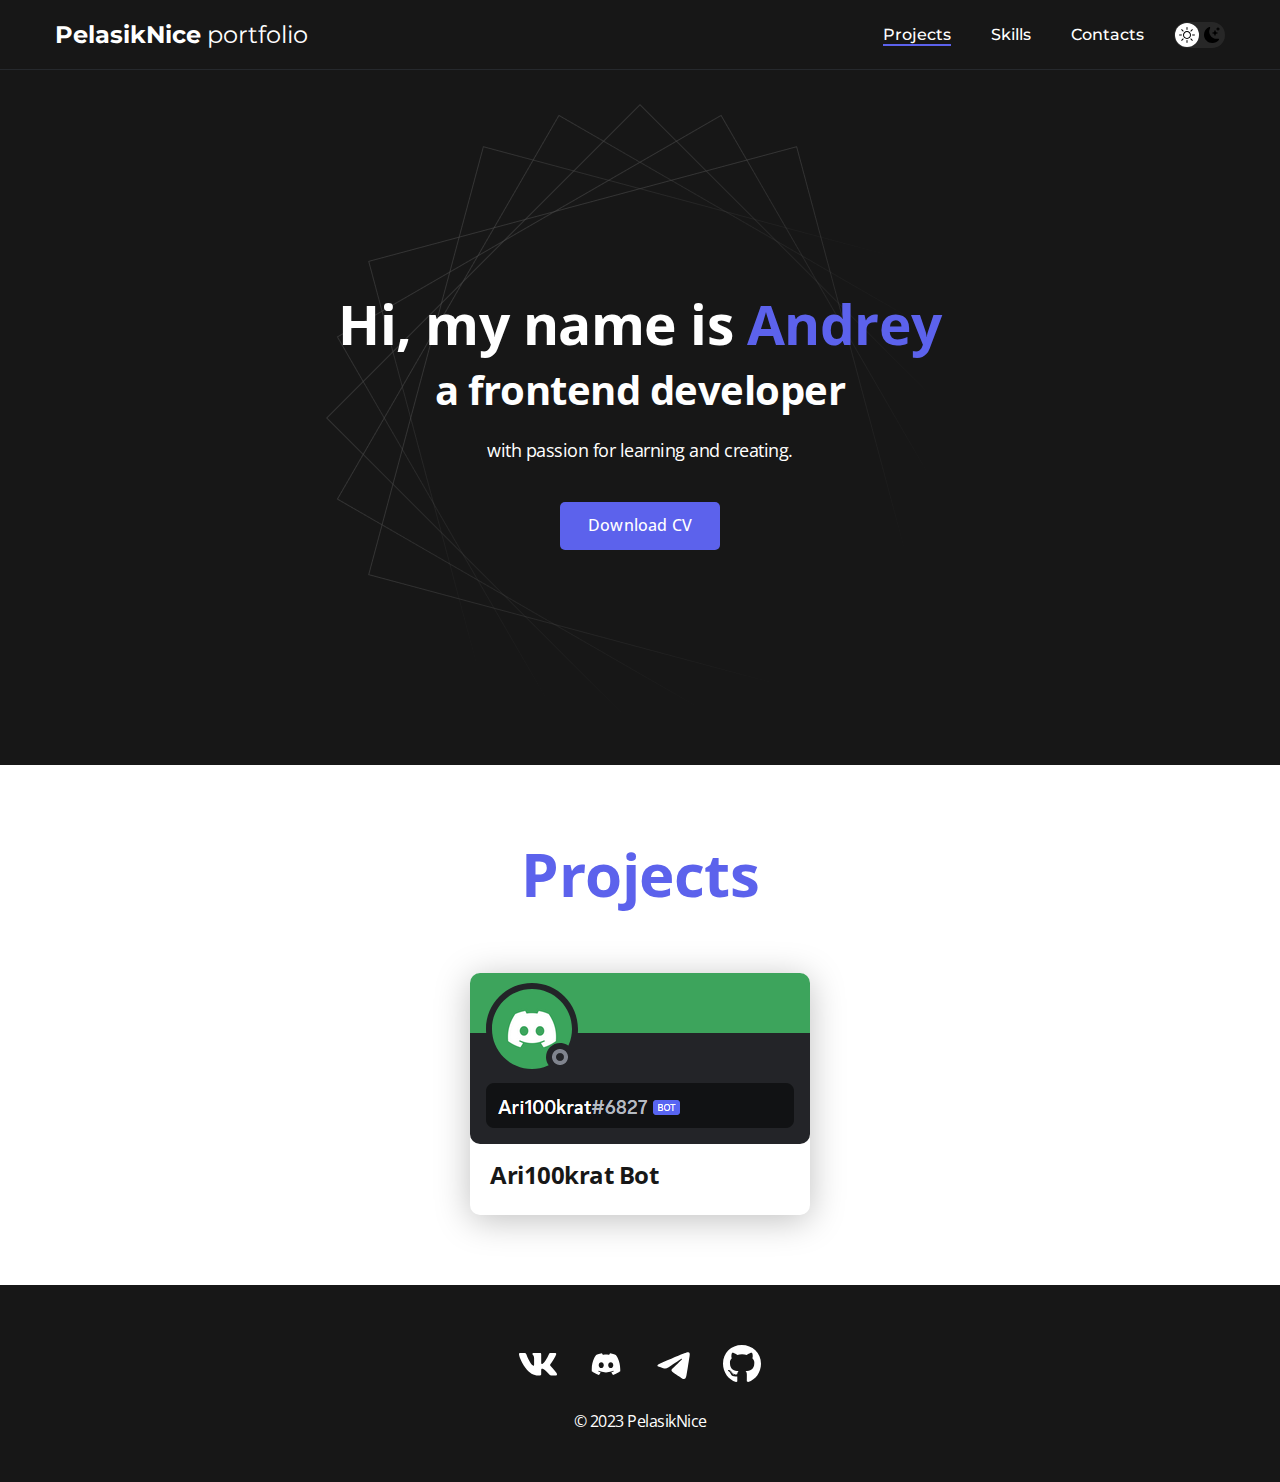
<file: index.html>
<!DOCTYPE html>
<html lang="en">

<head>
	<meta charset="UTF-8">
	<meta http-equiv="X-UA-Compatible" content="IE=edge">
	<meta name="viewport" content="width=device-width, initial-scale=1.0">
	<meta name="p:domain_verify" content="a1621e24168093db6bc6f7eb034eb052"/>
	<title>PelasikNice</title>
	<link rel="stylesheet" href="./style/main.css">
</head>

<body>
	<nav class="nav">
		<div class="container">
			<div class="nav-row">
				<a href='./index.html' class="logo"><strong>PelasikNice</strong> portfolio</a>

				<button class="dark-mode-btn">
					<img src="./img/icons/sun.svg" alt="Light Mode" class='dark-mode-btn__icon'>
					<img src="./img/icons/moon.svg" alt="Dark Mode" class='dark-mode-btn__icon'>
				</button>

				<ul class="nav-list">
					<li class="nav-list__item"><a href="./index.html"
							class="nav-list__link nav-list__link--active">Projects</a></li>
					<li class="nav-list__item"><a href="./skills.html" class="nav-list__link">Skills</a></li>
					<li class="nav-list__item"><a href="./contacts.html" class="nav-list__link">Contacts</a></li>
				</ul>
			</div>
		</div>
	</nav>

	<header class="header">
		<div class="header__wrapper">
			<h1 class="header__title">
				<strong>Hi, my name is <em>Andrey</em></strong><br>
				a frontend developer
			</h1>
			<div class="header__text">
				<p>with passion for learning and creating.</p>
			</div>
			<a href="#!" class="btn">Download CV</a>
		</div>
	</header>

	<main class="section">
		<div class="container">
			<h2 class="title-1">Projects</h2>
			<ui class="projects">
				<li class="project">
					<a href="./project-page.html">
						<img src="./img/projects/ari.png" alt="Project img" class="project__img">
						<h3 class="project__title">Ari100krat Bot</h3>
					</a>
				</li>
			</ui>
		</div>
	</main>

	<footer class="footer">
		<div class="container">
			<div class="footer__wrapper">
				<ul class="social">
					<li class="social__item">
						<a href="https://vk.com/pelasiknice" target='_blank'><img src="./img/icons/vk.svg"
								alt="Link"></a>
					</li>
					<li class="social__item">
						<a href="https://discord.gg/VcUBqqgCfN" target='_blank'><img src="./img/icons/discord.svg"
								alt="Link"></a>
					</li>
					<li class="social__item">
						<a href="https://t.me/pelasiknice" target='_blank'><img src="./img/icons/telegram.svg"
								alt="Link"></a>
					</li>
					<li class="social__item">
						<a href="https://github.com/PelasikNice" target='_blank'><img src="./img/icons/gitHub.svg"
								alt="Link"></a>
					</li>
				</ul>
				<div class="copyright">
					<p>© 2023 PelasikNice</p>
				</div>
			</div>
		</div>
	</footer>

	<script src='./js/main.js'></script>
</body>

</html>
</file>
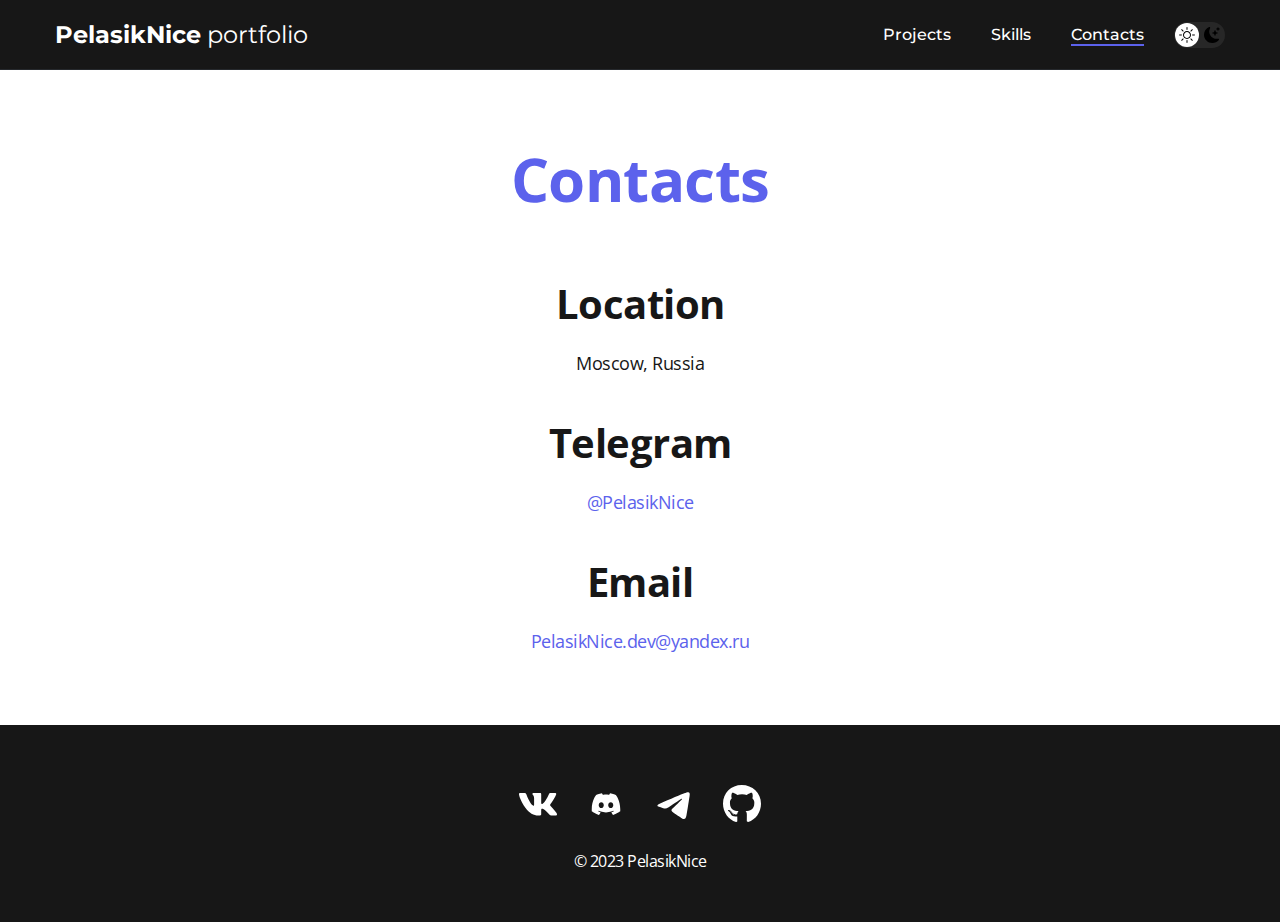
<file: contacts.html>
<!DOCTYPE html>
<html lang="en">

<head>
	<meta charset="UTF-8">
	<meta http-equiv="X-UA-Compatible" content="IE=edge">
	<meta name="viewport" content="width=device-width, initial-scale=1.0">
	<title>PelasikNice</title>
	<link rel="stylesheet" href="./style/main.css">
</head>

<body>
	<nav class="nav">
		<div class="container">
			<div class="nav-row">
				<a href='./index.html' class="logo"><strong>PelasikNice</strong> portfolio</a>

				<button class="dark-mode-btn">
					<img src="./img/icons/sun.svg" alt="Light Mode" class='dark-mode-btn__icon'>
					<img src="./img/icons/moon.svg" alt="Dark Mode" class='dark-mode-btn__icon'>
				</button>

				<ul class="nav-list">
					<li class="nav-list__item"><a href="./index.html" class="nav-list__link">Projects</a></li>
					<li class="nav-list__item"><a href="./skills.html" class="nav-list__link">Skills</a></li>
					<li class="nav-list__item"><a href="./contacts.html"
							class="nav-list__link nav-list__link--active">Contacts</a></li>
				</ul>
			</div>
		</div>
	</nav>

	<main class="section">
		<div class="container">
			<h1 class="title-1">Contacts</h1>

			<ul class="content-list">
				<li class="content-list__item">
					<h2 class="title-2">Location</h2>
					<p>Moscow, Russia</p>
				</li>
				<li class="content-list__item">
					<h2 class="title-2">Telegram</h2>
					<p><a href="https://t.me/pelasiknice" target='_blank'>@PelasikNice</a></p>
				</li>
				<li class="content-list__item">
					<h2 class="title-2">Email</h2>
					<p><a href="mailto:PelasikNice.dev@yandex.ru">PelasikNice.dev@yandex.ru</a></p>
				</li>
			</ul>
		</div>
	</main>

	<footer class="footer">
		<div class="container">
			<div class="footer__wrapper">
				<ul class="social">
					<li class="social__item">
						<a href="https://vk.com/pelasiknice" target='_blank'><img src="./img/icons/vk.svg"
								alt="Link"></a>
					</li>
					<li class="social__item">
						<a href="https://discord.gg/VcUBqqgCfN" target='_blank'><img src="./img/icons/discord.svg"
								alt="Link"></a>
					</li>
					<li class="social__item">
						<a href="https://t.me/pelasiknice" target='_blank'><img src="./img/icons/telegram.svg"
								alt="Link"></a>
					</li>
					<li class="social__item">
						<a href="https://github.com/PelasikNice" target='_blank'><img src="./img/icons/gitHub.svg"
								alt="Link"></a>
					</li>
				</ul>
				<div class="copyright">
					<p>© 2023 PelasikNice</p>
				</div>
			</div>
		</div>
	</footer>

	<script src='./js/main.js'></script>
</body>

</html>
</file>
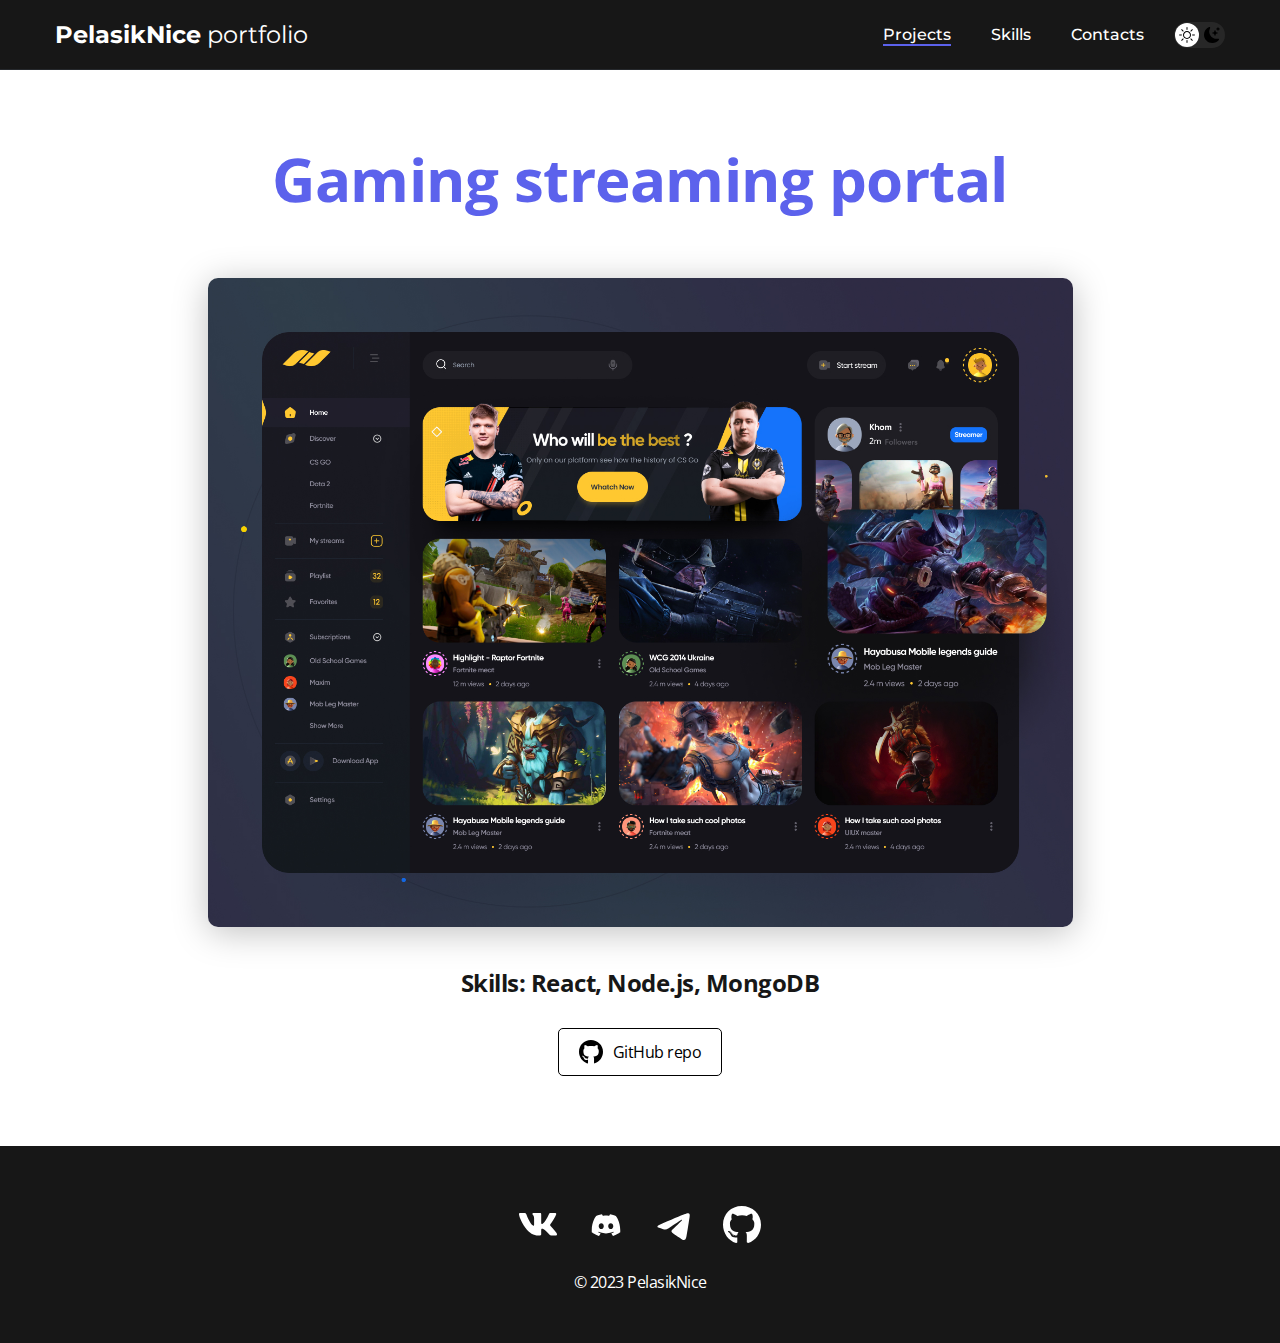
<file: project-page.html>
<!DOCTYPE html>
<html lang="en">

<head>
	<meta charset="UTF-8">
	<meta http-equiv="X-UA-Compatible" content="IE=edge">
	<meta name="viewport" content="width=device-width, initial-scale=1.0">
	<title>PelasikNice</title>
	<link rel="stylesheet" href="./style/main.css">
</head>

<body>
	<nav class="nav">
		<div class="container">
			<div class="nav-row">
				<a href='./index.html' class="logo"><strong>PelasikNice</strong> portfolio</a>

				<button class="dark-mode-btn">
					<img src="./img/icons/sun.svg" alt="Light Mode" class='dark-mode-btn__icon'>
					<img src="./img/icons/moon.svg" alt="Dark Mode" class='dark-mode-btn__icon'>
				</button>

				<ul class="nav-list">
					<li class="nav-list__item"><a href="./index.html"
							class="nav-list__link nav-list__link--active">Projects</a></li>
					<li class="nav-list__item"><a href="./skills.html" class="nav-list__link">Skills</a></li>
					<li class="nav-list__item"><a href="./contacts.html" class="nav-list__link">Contacts</a></li>
				</ul>
			</div>
		</div>
	</nav>

	<main class="section">
		<div class="container">
			<div class="project-details">
				<h1 class="title-1">Gaming streaming portal</h1>

				<img src="./img/projects/01-big.jpg" alt="" class="project-details__cover">

				<div class="project-details__desc">
					<p>Skills: React, Node.js, MongoDB</p>
				</div>

				<a href="#!" class="btn-outline">
					<img src="./img/icons/gitHub-black.svg" alt="">
					GitHub repo
				</a>
			</div>
		</div>
	</main>

	<footer class="footer">
		<div class="container">
			<div class="footer__wrapper">
				<ul class="social">
					<li class="social__item">
						<a href="https://vk.com/pelasiknice" target='_blank'><img src="./img/icons/vk.svg"
								alt="Link"></a>
					</li>
					<li class="social__item">
						<a href="https://discord.gg/VcUBqqgCfN" target='_blank'><img src="./img/icons/discord.svg"
								alt="Link"></a>
					</li>
					<li class="social__item">
						<a href="https://t.me/pelasiknice" target='_blank'><img src="./img/icons/telegram.svg"
								alt="Link"></a>
					</li>
					<li class="social__item">
						<a href="https://github.com/PelasikNice" target='_blank'><img src="./img/icons/gitHub.svg"
								alt="Link"></a>
					</li>
				</ul>
				<div class="copyright">
					<p>© 2023 PelasikNice</p>
				</div>
			</div>
		</div>
	</footer>

	<script src='./js/main.js'></script>
</body>

</html>
</file>
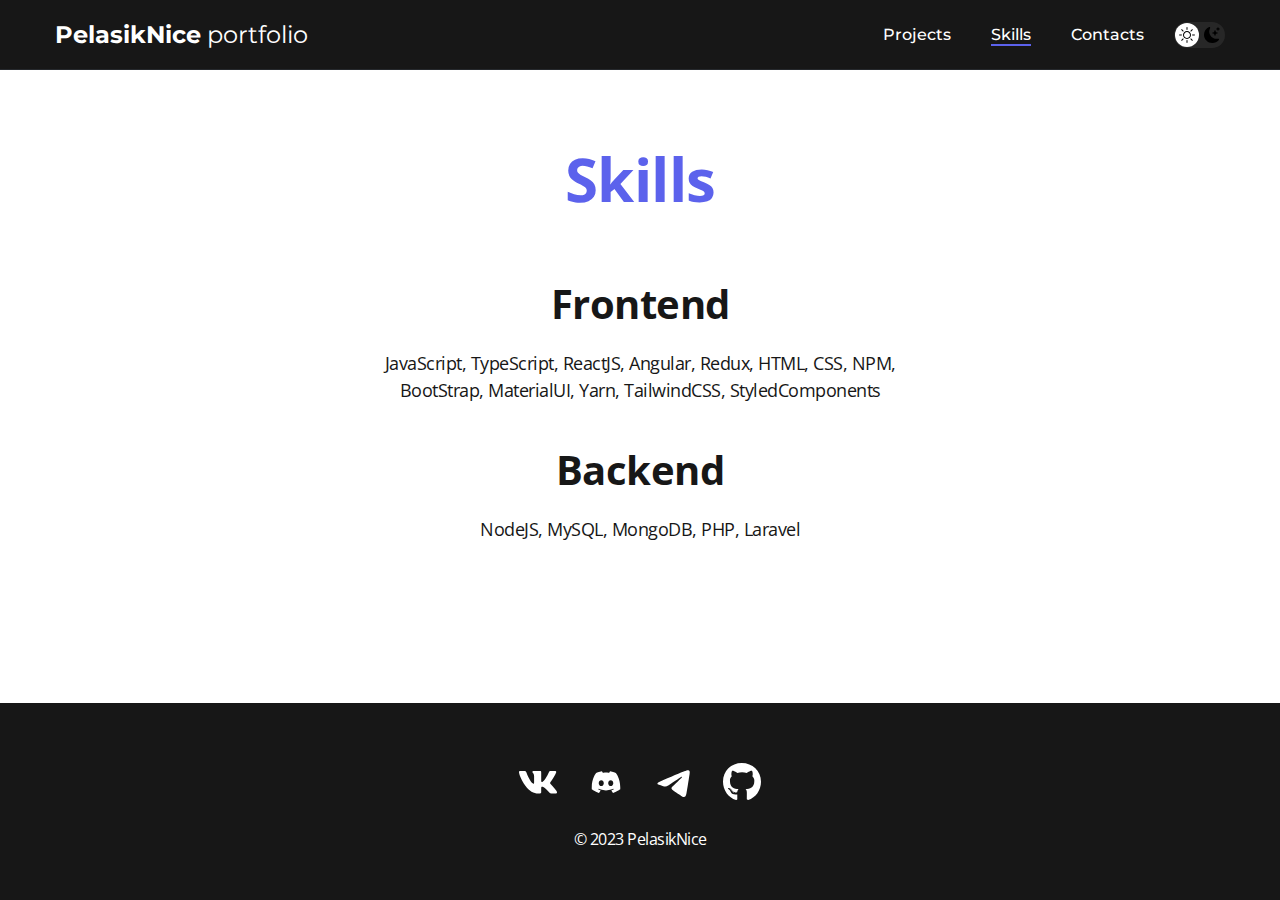
<file: skills.html>
<!DOCTYPE html>
<html lang="en">

<head>
	<meta charset="UTF-8">
	<meta http-equiv="X-UA-Compatible" content="IE=edge">
	<meta name="viewport" content="width=device-width, initial-scale=1.0">
	<title>PelasikNice</title>
	<link rel="stylesheet" href="./style/main.css">
</head>

<body>
	<nav class="nav">
		<div class="container">
			<div class="nav-row">
				<a href='./index.html' class="logo"><strong>PelasikNice</strong> portfolio</a>

				<button class="dark-mode-btn">
					<img src="./img/icons/sun.svg" alt="Light Mode" class='dark-mode-btn__icon'>
					<img src="./img/icons/moon.svg" alt="Dark Mode" class='dark-mode-btn__icon'>
				</button>

				<ul class="nav-list">
					<li class="nav-list__item"><a href="./index.html" class="nav-list__link">Projects</a></li>
					<li class="nav-list__item"><a href="./skills.html"
							class="nav-list__link nav-list__link--active">Skills</a></li>
					<li class="nav-list__item"><a href="./contacts.html" class="nav-list__link">Contacts</a></li>
				</ul>
			</div>
		</div>
	</nav>

	<main class="section">
		<div class="container">
			<h1 class="title-1">Skills</h1>

			<ul class="content-list">
				<li class="content-list__item">
					<h2 class="title-2">Frontend</h2>
					<p> JavaScript, TypeScript, ReactJS, Angular, Redux, HTML, CSS, NPM, BootStrap, MaterialUI, Yarn,
						TailwindCSS, StyledComponents</p>
				</li>
				<li class="content-list__item">
					<h2 class="title-2">Backend</h2>
					<p>NodeJS, MySQL, MongoDB, PHP, Laravel</p>
				</li>
			</ul>

		</div>
	</main>

	<footer class="footer">
		<div class="container">
			<div class="footer__wrapper">
				<ul class="social">
					<li class="social__item">
						<a href="https://vk.com/pelasiknice" target='_blank'><img src="./img/icons/vk.svg"
								alt="Link"></a>
					</li>
					<li class="social__item">
						<a href="https://discord.gg/VcUBqqgCfN" target='_blank'><img src="./img/icons/discord.svg"
								alt="Link"></a>
					</li>
					<li class="social__item">
						<a href="https://t.me/pelasiknice" target='_blank'><img src="./img/icons/telegram.svg"
								alt="Link"></a>
					</li>
					<li class="social__item">
						<a href="https://github.com/PelasikNice" target='_blank'><img src="./img/icons/gitHub.svg"
								alt="Link"></a>
					</li>
				</ul>
				<div class="copyright">
					<p>© 2023 PelasikNice</p>
				</div>
			</div>
		</div>
	</footer>

	<script src='./js/main.js'></script>
</body>

</html>
</file>
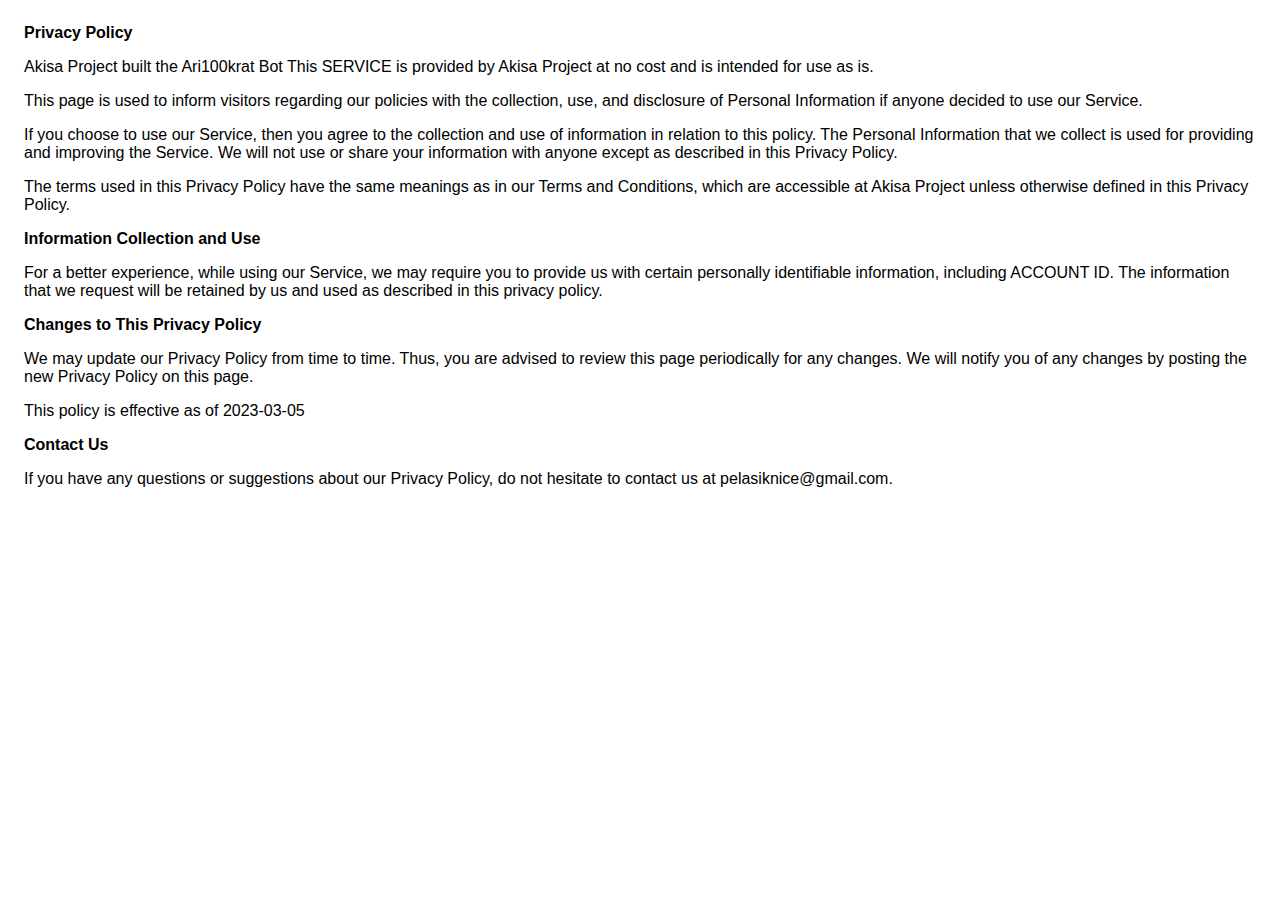
<file: tos.html>
<!DOCTYPE html>
<html>
<head>
<meta charset='utf-8'>
<meta name='viewport' content='width=device-width'>
<title>Privacy Policy</title>
<style> body { font-family: 'Helvetica Neue', Helvetica, Arial, sans-serif; padding:1em; } </style>
</head>
<body>
<strong>Privacy Policy</strong> <p>
Akisa Project built the Ari100krat Bot This SERVICE is provided by
Akisa Project at no cost and is intended for use as
is.
</p> <p>
This page is used to inform visitors regarding our
policies with the collection, use, and disclosure of Personal
Information if anyone decided to use our Service.
</p> <p>
If you choose to use our Service, then you agree to
the collection and use of information in relation to this
policy. The Personal Information that we collect is
used for providing and improving the Service. We will not use or share your information with
anyone except as described in this Privacy Policy.
</p> <p>
The terms used in this Privacy Policy have the same meanings
as in our Terms and Conditions, which are accessible at
Akisa Project unless otherwise defined in this Privacy Policy.
</p> <p><strong>Information Collection and Use</strong></p> <p>
For a better experience, while using our Service, we
may require you to provide us with certain personally
identifiable information, including ACCOUNT ID. The information that
we request will be retained by us and used as described in this privacy policy.
</p> <div><p>
</p></div>  <p><strong>Changes to This Privacy Policy</strong></p> <p>
We may update our Privacy Policy from
time to time. Thus, you are advised to review this page
periodically for any changes. We will
notify you of any changes by posting the new Privacy Policy on
this page.
</p> <p>This policy is effective as of 2023-03-05</p> <p><strong>Contact Us</strong></p> <p>
If you have any questions or suggestions about our
Privacy Policy, do not hesitate to contact us at pelasiknice@gmail.com</a>.
</p>
</body>
	
</html>
</file>
<file: style/main.css>
@import './reset.css';
@import url('https://fonts.googleapis.com/css2?family=Montserrat:wght@400;500;700&family=Open+Sans:wght@400;500;700&display=swap');

/* 
font-family: 'Montserrat', sans-serif;
font-family: 'Open Sans', sans-serif;
*/

/* * {
	border: 1px solid red;
} */

:root {
	--blackpure: #000;
	--black: #171717;
	--black-border: #26292d;
	--white: #fff;
	--purple: #5c62ec;

	--dark-bg: var(--black);
	--dark-border: var(--black-border);
	--header-text: var(--white);
	--accent: var(--purple);

	/* Light mode */
	--page-bg: var(--white);
	--text-color: var(--black);

	--project-card-bg: var(--white);
	--project-card-text: var(--black);
	--box-shadow: 0px 5px 35px rgba(0, 0, 0, 0.25);
}

.dark {
	--page-bg: #252525;
	--text-color: var(--white);

	--project-card-bg: var(--black);
	--project-card-text: var(--white);
	--box-shadow: 0px 5px 35px rgba(0, 0, 0, 0.8);
}

html,
body {
	display: flex;
	flex-direction: column;
	min-height: 100vh;

	font-family: 'Open Sans', sans-serif;
	letter-spacing: -0.5px;

	/* Light mode */
	background-color: var(--page-bg);
	color: var(--text-color);
}

/* General */

.container {
	margin: 0 auto;
	padding: 0 15px;
	max-width: 1200px;
}

.none {
	display: none !important;
}

.section {
	padding: 70px 0;
	list-style: none;
}

.title-1 {
	margin-bottom: 60px;

	font-size: 60px;
	font-weight: 700;
	line-height: 1.3;
	color: var(--accent);
	text-align: center;
}

.title-2 {
	margin-bottom: 20px;

	font-size: 40px;
	line-height: 1.3;
	font-weight: 700;
}

/* Nav */

.nav {
	padding: 20px 0;
	border-bottom: 1px solid var(--dark-border);
	background-color: var(--dark-bg);
	color: var(--header-text);
	letter-spacing: normal;
}

.nav-row {
	display: flex;
	justify-content: flex-end;
	align-items: center;
	column-gap: 30px;
	row-gap: 20px;
	flex-wrap: wrap;
}

.logo {
	margin-right: auto;
	color: var(--header-text);
	font-size: 24px;
	font-family: 'Montserrat', sans-serif;
}

.logo strong {
	font-weight: 700;
}

.nav-list {
	display: flex;
	flex-wrap: wrap;
	row-gap: 10px;
	align-items: center;
	column-gap: 40px;
	font-size: 16px;
	font-weight: 500;
	font-family: 'Montserrat', sans-serif;
}

.nav-list__link {
	color: var(--header-text);
	transition: opacity 0.2s ease-in;
}

.nav-list__link:hover {
	opacity: 0.8;
}

.nav-list__link--active {
	position: relative;
}

.nav-list__link--active::before {
	content: '';

	position: absolute;
	left: 0;
	top: 100%;

	display: block;
	height: 2px;
	width: 100%;
	background-color: var(--accent);
}

/* Dark Mode Button */

.dark-mode-btn {
	order: 9;

	position: relative;
	display: flex;
	justify-content: space-between;

	width: 51px;
	height: 26px;
	padding: 5px;

	border-radius: 50px;
	background-color: #272727;
}

.dark-mode-btn::before {
	content: '';

	position: absolute;
	top: 1px;
	left: 1px;

	display: block;
	width: 24px;
	height: 24px;

	border-radius: 50%;
	background-color: var(--white);

	transition: left 0.2s ease-in;
}

.dark-mode-btn--active::before {
	left: 26px;
}

.dark-mode-btn__icon {
	position: relative;
	z-index: 9;
}

/* Header */

.header {
	padding: 40px 0;
	min-height: 695px;

	display: flex;
	justify-content: center;
	align-items: center;

	background-color: var(--dark-bg);
	background-image: url('./../img/header-bg.png');
	background-repeat: no-repeat;
	background-size: auto;
	background-position: center center;

	color: var(--header-text);
	text-align: center;
}

.header__wrapper {
	padding: 0 15px;
	max-width: 660px;
}

.header__title {
	margin-bottom: 20px;
	font-size: 40px;
	font-weight: 700;
	line-height: 1.4;
}

.header__title strong {
	font-size: 55px;
	font-weight: 700;
}

.header__title em {
	font-style: normal;
	color: var(--accent);
}

.header__text {
	margin-bottom: 40px;
	font-size: 18px;
	line-height: 1.333;
}

.header__text p + p {
	margin-top: 0.5em;
}

/* Btn */

.btn {
	display: inline-block;
	height: 48px;
	padding: 12px 28px;

	border-radius: 5px;
	background-color: var(--accent);
	color: var(--white);
	letter-spacing: 0.15px;
	font-size: 16px;
	font-weight: 500;

	transition: opacity 0.2s ease-in;
}

.btn:hover {
	opacity: 0.8;
}

.btn:active {
	position: relative;
	top: 1px;
}

/* Btn outline */

.btn-outline {
	display: flex;
	column-gap: 10px;
	align-items: center;

	height: 48px;
	padding: 12px 20px;

	border-radius: 5px;
	border: 1px solid #000;
	background-color: var(--white);
	color: var(--blackpure);

	transition: opacity 0.2s ease-in;
}

.btn-outline:hover {
	opacity: 0.8;
}

.btn-outline:active {
	position: relative;
	top: 1px;
}

/* Projects */

.projects {
	display: flex;
	justify-content: center;
	flex-wrap: wrap;
	column-gap: 30px;
	row-gap: 30px;
}

.project {
	max-width: 370px;
	background-color: var(--project-card-bg);
	box-shadow: var(--box-shadow);
	border-radius: 10px;
}

.project__img {
	border-radius: 10px;
}

.project__title {
	padding: 15px 20px 25px;
	font-size: 24px;
	font-weight: 700;
	line-height: 1.3;
	color: var(--project-card-text);
}

/* Project details */

.project-details {
	margin: 0 auto;
	max-width: 865px;

	display: flex;
	flex-direction: column;
	align-items: center;

	text-align: center;
}

.project-details__cover {
	max-width: 100%;
	margin-bottom: 40px;

	box-shadow: 0px 5px 35px rgba(0, 0, 0, 0.25);
	border-radius: 10px;
}

.project-details__desc {
	margin-bottom: 30px;

	font-weight: 700;
	font-size: 24px;
	line-height: 1.3;
}

/* Content List */

.content-list {
	margin: 0 auto;
	max-width: 570px;
	display: flex;
	flex-direction: column;
	align-items: center;
	row-gap: 40px;
	text-align: center;
}

.content-list a {
	color: var(--accent);
}

.content-list__item {
	font-size: 18px;
	line-height: 1.5;
}

.content-list__item p + p {
	margin-top: 0.5em;
}

/* Footer */

.footer {
	margin-top: auto;
	padding: 60px 0 50px;
	background-color: var(--dark-bg);
	color: var(--header-text);
}

.footer__wrapper {
	display: flex;
	flex-direction: column;
	align-items: center;
	row-gap: 27px;
}

.social {
	display: flex;
	column-gap: 30px;
	align-items: center;
}

.copyright {
	font-size: 16px;
}

.copyright p + p {
	margin-top: 0.5em;
}

@media (max-width: 620px) {
	/* Header */

	.header {
		min-height: unset;
	}

	.header__title {
		font-size: 30px;
	}

	.header__title strong {
		font-size: 45px;
	}

	/* Nav */

	.nav-row {
		justify-content: space-between;
	}

	.dark-mode-btn {
		order: 0;
	}

	/* General */

	.section {
		padding: 40px 0;
	}

	.title-1 {
		margin-bottom: 30px;
		font-size: 40px;
	}

	.title-2 {
		margin-bottom: 10px;
		font-size: 30px;
	}

	/* Projects */

	.project__title {
		font-size: 22px;
	}

	/* Project Page */

	.project-details__desc {
		margin-bottom: 20px;
		font-size: 22px;
	}

	/* Content List */

	.content-list {
		row-gap: 20px;
	}

	.content-list__item {
		font-size: 16px;
	}

	/* Footer */

	.footer {
		padding: 40px 0 30px;
	}

	.footer__wrapper {
		row-gap: 20px;
	}

	/* Social */

	.social {
		column-gap: 20px;
	}

	.social__item {
		width: 28px;
	}
}
</file>
